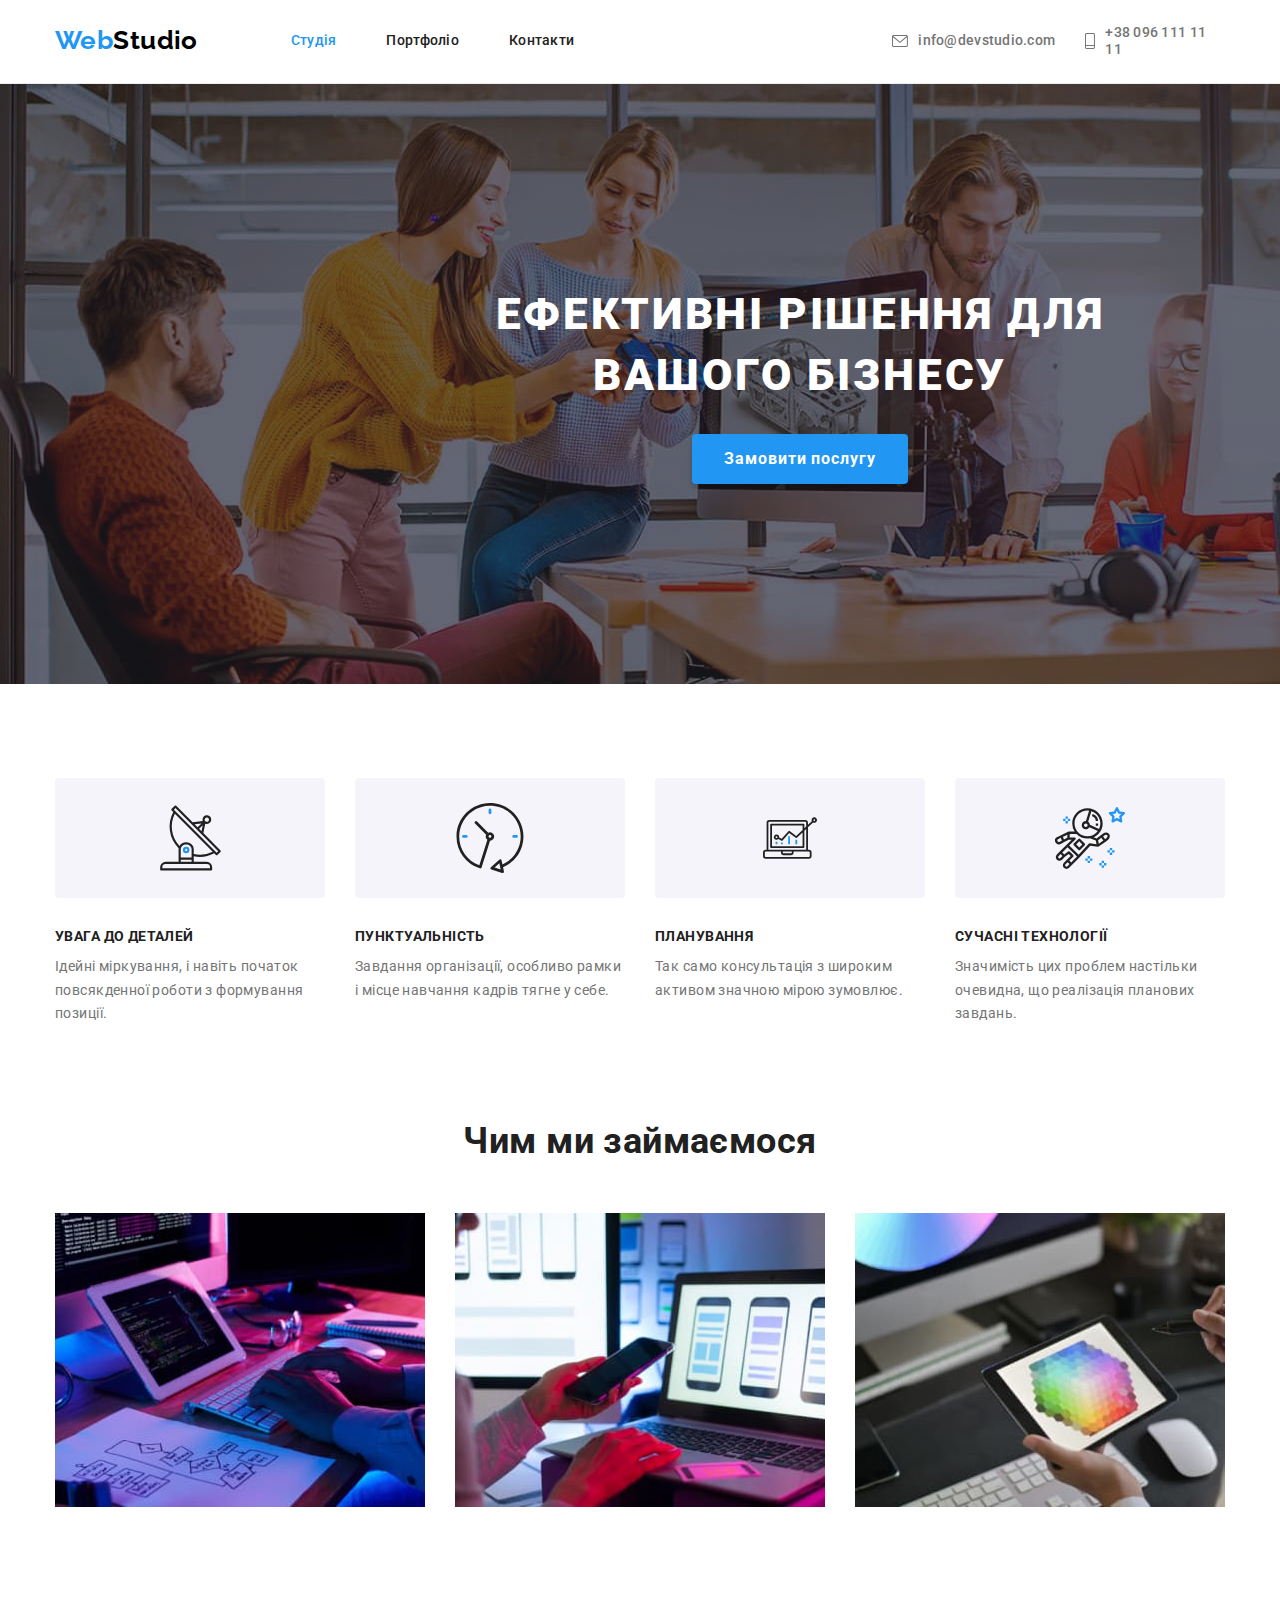
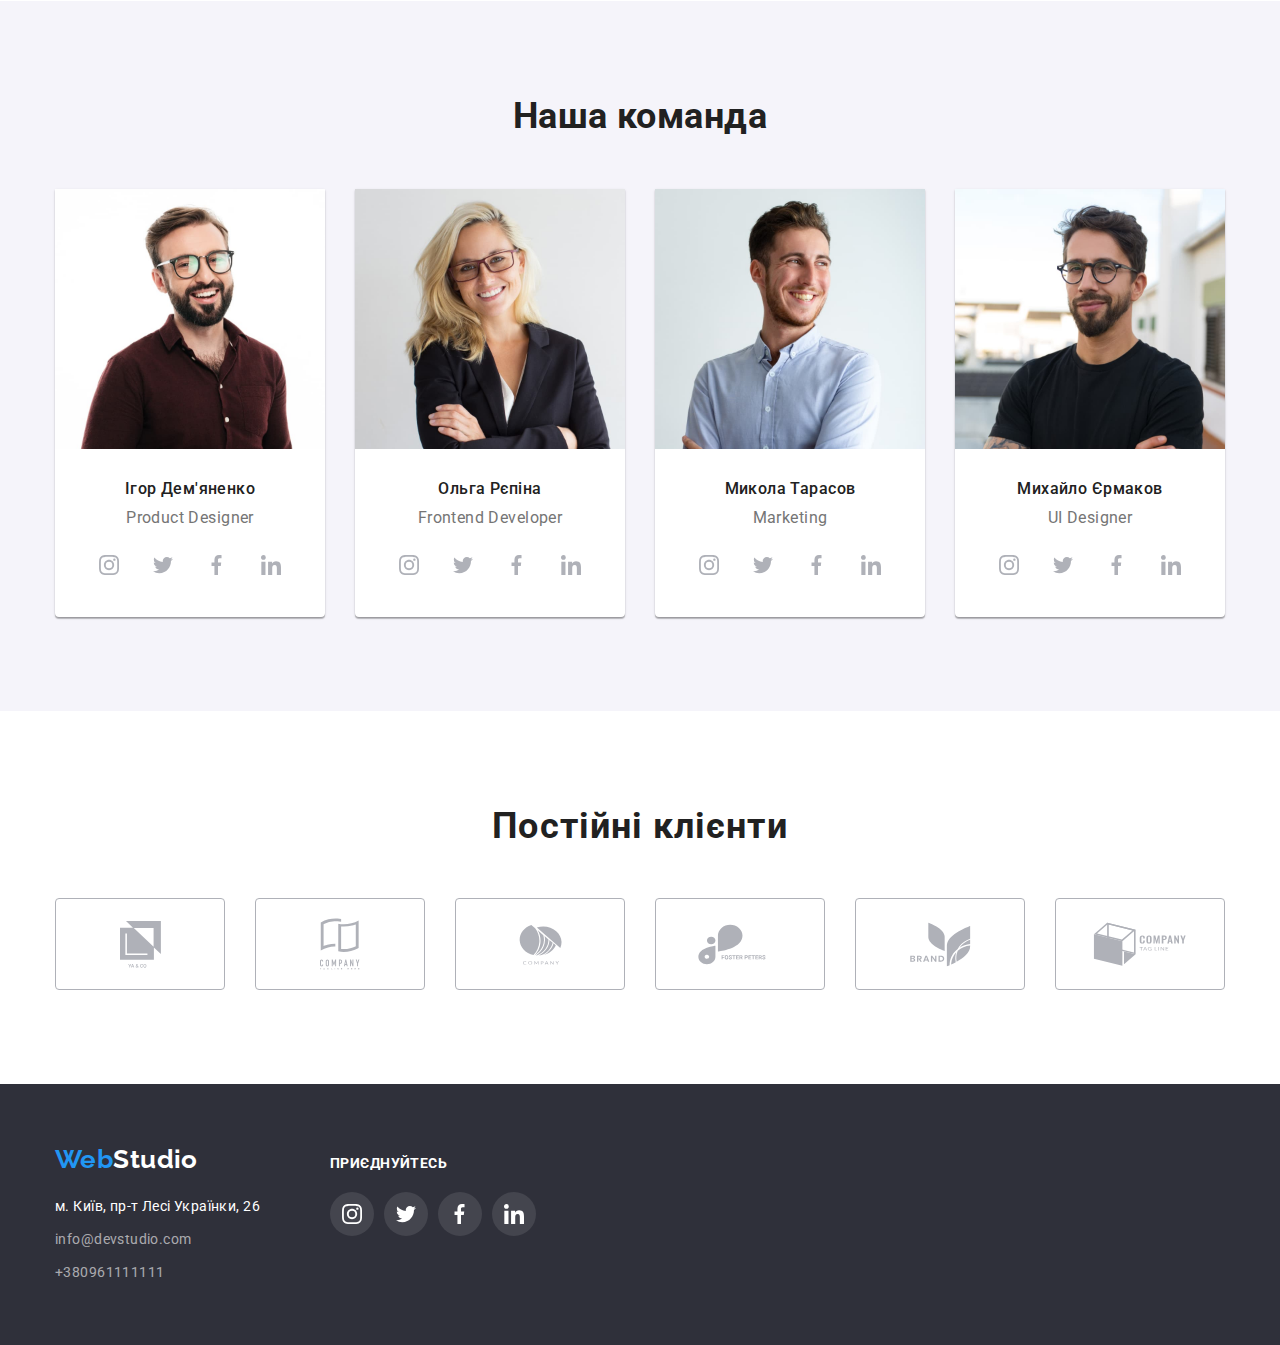
<file: index.html>
<!DOCTYPE html>
<html lang="uk">
  <head>
    <meta charset="UTF-8" />
    <meta http-equiv="X-UA-Compatible" content="IE=edge" />
    <meta name="viewport" content="width=device-width, initial-scale=1.0" />
    <title>DocTraining</title>
    <link rel="preconnect" href="https://fonts.googleapis.com" />
    <link rel="preconnect" href="https://fonts.gstatic.com" crossorigin />
    <link
      href="https://fonts.googleapis.com/css2?family=Raleway:wght@700&family=Roboto:wght@400;500;700;900&display=swap"
      rel="stylesheet"
    />
    <link
      rel="stylesheet"
      href="https://cdnjs.cloudflare.com/ajax/libs/modern-normalize/1.0.0/modern-normalize.min.css"
    />
    <link rel="stylesheet" href="./css/style.css" />
  </head>

  <body>
    <header class="header">
      <div class="container">
        <p class="logo"><span class="logo-web">Web</span>Studio</p>
        <nav class="header-nav">
          <ul class="header-list">
            <li><a class="header-link current" href="./portfolio.html">Студія</a></li>
            <li><a class="header-link" href="./portfolio.html">Портфоліо</a></li>
            <li><a class="header-link" href="">Контакти</a></li>
          </ul>
        </nav>

        <div class="mail-link">
          <a class="mail" href="mailto:info@devstudio.com">
            <svg class="mail-icon" width="16px" height="12px">
              <use href="./images/symbol-defs.svg#mail"></use>
            </svg>
            info@devstudio.com</a
          >
        </div>

        <div class="phone-link">
          <a class="phone" href="tel:+380961111111">
            <svg class="phone-icon" width="10px" height="18px">
              <use href="./images/symbol-defs.svg#phone"></use>
            </svg>
            +38 096 111 11 11</a
          >
        </div>
      </div>
    </header>

    <main>
      <section class="hero">
        <div class="container">
          <h1 class="hero-title">ефективні рішення для вашого бізнесу</h1>
          <button class="hero-button" type="button">Замовити послугу</button>
        </div>
      </section>

      <section class="section">
        <div class="container">
          <h2 class="benefits">наші переваги</h2>
          <ul class="benefits-list">
            <li>
              <div class="benefits-svg">
                <svg width="65" height="70">
                  <use href="./images/symbol-defs.svg#antenna"></use>
                </svg>
              </div>
              <h3 class="benefits-title">УВАГА ДО ДЕТАЛЕЙ</h3>
              <p class="benefits-text">
                Ідейні міркування, і навіть початок повсякденної роботи з формування позиції.
              </p>
            </li>

            <li>
              <div class="benefits-svg">
                <svg width="70" height="70">
                  <use href="./images/symbol-defs.svg#clock"></use>
                </svg>
              </div>
              <h3 class="benefits-title">ПУНКТУАЛЬНІСТЬ</h3>
              <p class="benefits-text">
                Завдання організації, особливо рамки і місце навчання кадрів тягне у себе.
              </p>
            </li>

            <li>
              <div class="benefits-svg">
                <svg width="70" height="54">
                  <use href="./images/symbol-defs.svg#diagram"></use>
                </svg>
              </div>
              <h3 class="benefits-title">ПЛАНУВАННЯ</h3>
              <p class="benefits-text">
                Так само консультація з широким активом значною мірою зумовлює.
              </p>
            </li>

            <li>
              <div class="benefits-svg">
                <svg width="70" height="70">
                  <use href="./images/symbol-defs.svg#astronaut"></use>
                </svg>
              </div>
              <h3 class="benefits-title">СУЧАСНІ ТЕХНОЛОГІЇ</h3>
              <p class="benefits-text">
                Значимість цих проблем настільки очевидна, що реалізація планових завдань.
              </p>
            </li>
          </ul>
        </div>
      </section>

      <section class="our-activities">
        <div class="container">
          <h2 class="our-activities-title">Чим ми займаємося</h2>
          <ul class="our-activities-list">
            <li>
              <img
                class="img"
                src="./images/img.jpg"
                width="370"
                alt="розробник працює за планшетом"
              />
            </li>
            <li>
              <img
                class="img"
                src="./images/img-1.jpg"
                width="370"
                alt="розробник працює за ноутбуком"
              />
            </li>
            <li>
              <img
                class="img"
                src="./images/img-2.jpg"
                width="370"
                alt="розробник працює с кольорами"
              />
            </li>
          </ul>
        </div>
      </section>

      <section class="team section">
        <div class="container">
          <h2 class="team-title">Наша команда</h2>
          <ul class="team-list">
            <li class="team-item">
              <img src="./images/img-3.jpg" width="270" alt="Product Designer Ігор Дем'яненко" />
              <h3 class="team-name">Ігор Дем'яненко</h3>
              <p class="team-speciality">Product Designer</p>
              <div class="social">
                <ul class="social-list">
                  <li class="social-item">
                    <a
                      class="socials-link link"
                      href="htpps://instagram.com"
                      target="blank"
                      rel="noopener noreferrer"
                      aria-label="instagram"
                    >
                      <svg class="icon-svg" width="20" height="20">
                        <use href="./images/symbol-defs.svg#instagram"></use>
                      </svg>
                    </a>
                  </li>
                  <li class="social-item">
                    <a
                      class="socials-link link"
                      href="htpps://twitter.com"
                      target="blank"
                      rel="noopener noreferrer"
                      aria-label="twitter"
                    >
                      <svg class="icon-svg" width="20" height="20">
                        <use href="./images/symbol-defs.svg#twitter"></use>
                      </svg>
                    </a>
                  </li>
                  <li class="social-item">
                    <a
                      class="socials-link link"
                      href="htpps://facebook.com"
                      target="blank"
                      rel="noopener noreferrer"
                      aria-label="facebook"
                    >
                      <svg class="icon-svg" width="20" height="20">
                        <use href="./images/symbol-defs.svg#facebook"></use>
                      </svg>
                    </a>
                  </li>
                  <li class="social-item">
                    <a
                      class="socials-link link"
                      href="htpps://facebook.com"
                      target="blank"
                      rel="noopener noreferrer"
                      aria-label="facebook"
                    >
                      <svg class="icon-svg" width="20" height="20">
                        <use href="./images/symbol-defs.svg#linkedin"></use>
                      </svg>
                    </a>
                  </li>
                </ul>
              </div>
            </li>
            <li class="team-item">
              <img src="./images/img-6.jpg" width="270" alt="Frontend Developer Ольга Рєпіна" />
              <h3 class="team-name">Ольга Рєпіна</h3>
              <p class="team-speciality">Frontend Developer</p>
              <div class="social">
                <ul class="social-list">
                  <li class="social-item">
                    <a
                      class="socials-link link"
                      href="htpps://instagram.com"
                      target="blank"
                      rel="noopener noreferrer"
                      aria-label="instagram"
                    >
                      <svg class="icon-svg" width="20" height="20">
                        <use href="./images/symbol-defs.svg#instagram"></use>
                      </svg>
                    </a>
                  </li>
                  <li class="social-item">
                    <a
                      class="socials-link link"
                      href="htpps://twitter.com"
                      target="blank"
                      rel="noopener noreferrer"
                      aria-label="twitter"
                    >
                      <svg class="icon-svg" width="20" height="20">
                        <use href="./images/symbol-defs.svg#twitter"></use>
                      </svg>
                    </a>
                  </li>
                  <li class="social-item">
                    <a
                      class="socials-link link"
                      href="htpps://facebook.com"
                      target="blank"
                      rel="noopener noreferrer"
                      aria-label="facebook"
                    >
                      <svg class="icon-svg" width="20" height="20">
                        <use href="./images/symbol-defs.svg#facebook"></use>
                      </svg>
                    </a>
                  </li>
                  <li class="social-item">
                    <a
                      class="socials-link link"
                      href="htpps://facebook.com"
                      target="blank"
                      rel="noopener noreferrer"
                      aria-label="facebook"
                    >
                      <svg class="icon-svg" width="20" height="20">
                        <use href="./images/symbol-defs.svg#linkedin"></use>
                      </svg>
                    </a>
                  </li>
                </ul>
              </div>
            </li>
            <li class="team-item">
              <img src="./images/img-4.jpg" width="270" alt="Marketing Микола Тарасов" />
              <h3 class="team-name">Микола Тарасов</h3>
              <p class="team-speciality">Marketing</p>
              <div class="social">
                <ul class="social-list">
                  <li class="social-item">
                    <a
                      class="socials-link link"
                      href="htpps://instagram.com"
                      target="blank"
                      rel="noopener noreferrer"
                      aria-label="instagram"
                    >
                      <svg class="icon-svg" width="20" height="20">
                        <use href="./images/symbol-defs.svg#instagram"></use>
                      </svg>
                    </a>
                  </li>
                  <li class="social-item">
                    <a
                      class="socials-link link"
                      href="htpps://twitter.com"
                      target="blank"
                      rel="noopener noreferrer"
                      aria-label="twitter"
                    >
                      <svg class="icon-svg" width="20" height="20">
                        <use href="./images/symbol-defs.svg#twitter"></use>
                      </svg>
                    </a>
                  </li>
                  <li class="social-item">
                    <a
                      class="socials-link link"
                      href="htpps://facebook.com"
                      target="blank"
                      rel="noopener noreferrer"
                      aria-label="facebook"
                    >
                      <svg class="icon-svg" width="20" height="20">
                        <use href="./images/symbol-defs.svg#facebook"></use>
                      </svg>
                    </a>
                  </li>
                  <li class="social-item">
                    <a
                      class="socials-link link"
                      href="htpps://facebook.com"
                      target="blank"
                      rel="noopener noreferrer"
                      aria-label="facebook"
                    >
                      <svg class="icon-svg" width="20" height="20">
                        <use href="./images/symbol-defs.svg#linkedin"></use>
                      </svg>
                    </a>
                  </li>
                </ul>
              </div>
            </li>
            <li class="team-item">
              <img src="./images/img-5.jpg" width="270" alt="UI Designer Михайло Єрмаков" />
              <h3 class="team-name">Михайло Єрмаков</h3>
              <p class="team-speciality">UI Designer</p>
              <div class="social">
                <ul class="social-list">
                  <li class="social-item">
                    <a
                      class="socials-link link"
                      href="htpps://instagram.com"
                      target="blank"
                      rel="noopener noreferrer"
                      aria-label="instagram"
                    >
                      <svg class="icon-svg" width="20" height="20">
                        <use href="./images/symbol-defs.svg#instagram"></use>
                      </svg>
                    </a>
                  </li>
                  <li class="social-item">
                    <a
                      class="socials-link link"
                      href="htpps://twitter.com"
                      target="blank"
                      rel="noopener noreferrer"
                      aria-label="twitter"
                    >
                      <svg class="icon-svg" width="20" height="20">
                        <use href="./images/symbol-defs.svg#twitter"></use>
                      </svg>
                    </a>
                  </li>
                  <li class="social-item">
                    <a
                      class="socials-link link"
                      href="htpps://facebook.com"
                      target="blank"
                      rel="noopener noreferrer"
                      aria-label="facebook"
                    >
                      <svg class="icon-svg" width="20" height="20">
                        <use href="./images/symbol-defs.svg#facebook"></use>
                      </svg>
                    </a>
                  </li>
                  <li class="social-item">
                    <a
                      class="socials-link link"
                      href="htpps://facebook.com"
                      target="blank"
                      rel="noopener noreferrer"
                      aria-label="facebook"
                    >
                      <svg class="icon-svg" width="20" height="20">
                        <use href="./images/symbol-defs.svg#linkedin"></use>
                      </svg>
                    </a>
                  </li>
                </ul>
              </div>
            </li>
          </ul>
        </div>
      </section>

      <section class="clients section">
        <div class="container">
          <h2 class="clients-tytle">Постійні клієнти</h2>
          <ul class="clients-list">
            <li class="clients-item">
              <a
                class="client-link link"
                href="htpps://ya&co.com"
                target="blank"
                rel="noopener noreferrer"
                aria-label="ya&co"
              >
                <svg class="icon-svg" width="41" height="47">
                  <use href="./images/symbol-defs.svg#client1"></use>
                </svg>
              </a>
            </li>

            <li class="clients-item">
              <a
                class="client-link link"
                href="htpps://company1.com"
                target="blank"
                rel="noopener noreferrer"
                aria-label="company1"
              >
                <svg class="icon-svg" width="40" height="52">
                  <use href="./images/symbol-defs.svg#client2"></use>
                </svg>
              </a>
            </li>

            <li class="clients-item">
              <a
                class="client-link link"
                href="htpps://company.com"
                target="blank"
                rel="noopener noreferrer"
                aria-label="company"
              >
                <svg class="icon-svg" width="43" height="41">
                  <use href="./images/symbol-defs.svg#client3"></use>
                </svg>
              </a>
            </li>

            <li class="clients-item">
              <a
                class="client-link link"
                href="htpps://foster-peters.com"
                target="blank"
                rel="noopener noreferrer"
                aria-label="foster-peters"
              >
                <svg class="icon-svg" width="84" height="41">
                  <use href="./images/symbol-defs.svg#client4"></use>
                </svg>
              </a>
            </li>

            <li class="clients-item">
              <a
                class="client-link link"
                href="htpps://brand.com"
                target="blank"
                rel="noopener noreferrer"
                aria-label="brand"
              >
                <svg class="icon-svg" width="63" height="45">
                  <use href="./images/symbol-defs.svg#client5"></use>
                </svg>
              </a>
            </li>

            <li class="clients-item">
              <a
                class="client-link link"
                href="htpps://tag-line.com"
                target="blank"
                rel="noopener noreferrer"
                aria-label="tag-line"
              >
                <svg class="icon-svg" width="94" height="44">
                  <use href="./images/symbol-defs.svg#client6"></use>
                </svg>
              </a>
            </li>
          </ul>
        </div>
      </section>
    </main>

    <footer class="footer">
      <div class="container">
        <div class="footer-items">
          <div class="contaks">
            <a class="logo link" href="./docpraktic.html"
              ><span class="logo-web">Web</span>Studio
            </a>
            <address>
              <ul class="list">
                <li><a class="footer-adress link" href="">м. Київ, пр-т Лесі Українки, 26</a></li>
                <li>
                  <a class="footer-mail link" href="mailto:info@devstudio.com"
                    >info@devstudio.com</a
                  >
                </li>
                <li><a class="footer-tel link" href="tel:+380961111111">+380961111111</a></li>
              </ul>
            </address>
          </div>
          <div>
            <h2 class="header-socials-link">приєднуйтесь</h2>
            <ul class="socials-list">
              <li class="social-items">
                <a
                  class="socials-link link"
                  href="htpps://instagram.com"
                  target="blank"
                  rel="noopener noreferrer"
                  aria-label="instagram"
                >
                  <svg class="socials-icon-footer" width="20" height="20">
                    <use href="./images/symbol-defs.svg#instagram"></use>
                  </svg>
                </a>
              </li>

              <li class="social-items">
                <a
                  class="socials-link link"
                  href="htpps://twitter.com"
                  target="blank"
                  rel="noopener noreferrer"
                  aria-label="twitter"
                >
                  <svg class="socials-icon-footer" width="20" height="20">
                    <use href="./images/symbol-defs.svg#twitter"></use>
                  </svg>
                </a>
              </li>

              <li class="social-items">
                <a
                  class="socials-link link"
                  href="htpps://facebook.com"
                  target="blank"
                  rel="noopener noreferrer"
                  aria-label="facebook"
                >
                  <svg class="socials-icon-footer" width="20" height="20">
                    <use href="./images/symbol-defs.svg#facebook"></use>
                  </svg>
                </a>
              </li>

              <li class="social-items">
                <a
                  class="socials-link link"
                  href="htpps://linkedin.com"
                  target="_blank"
                  rel="noopener noreferrer"
                  aria-label="linkedin"
                >
                  <svg class="socials-icon-footer" width="20" height="20">
                    <use href="./images/symbol-defs.svg#linkedin"></use>
                  </svg>
                </a>
              </li>
            </ul>
          </div>
        </div>
      </div>
    </footer>
  </body>
</html>
</file>
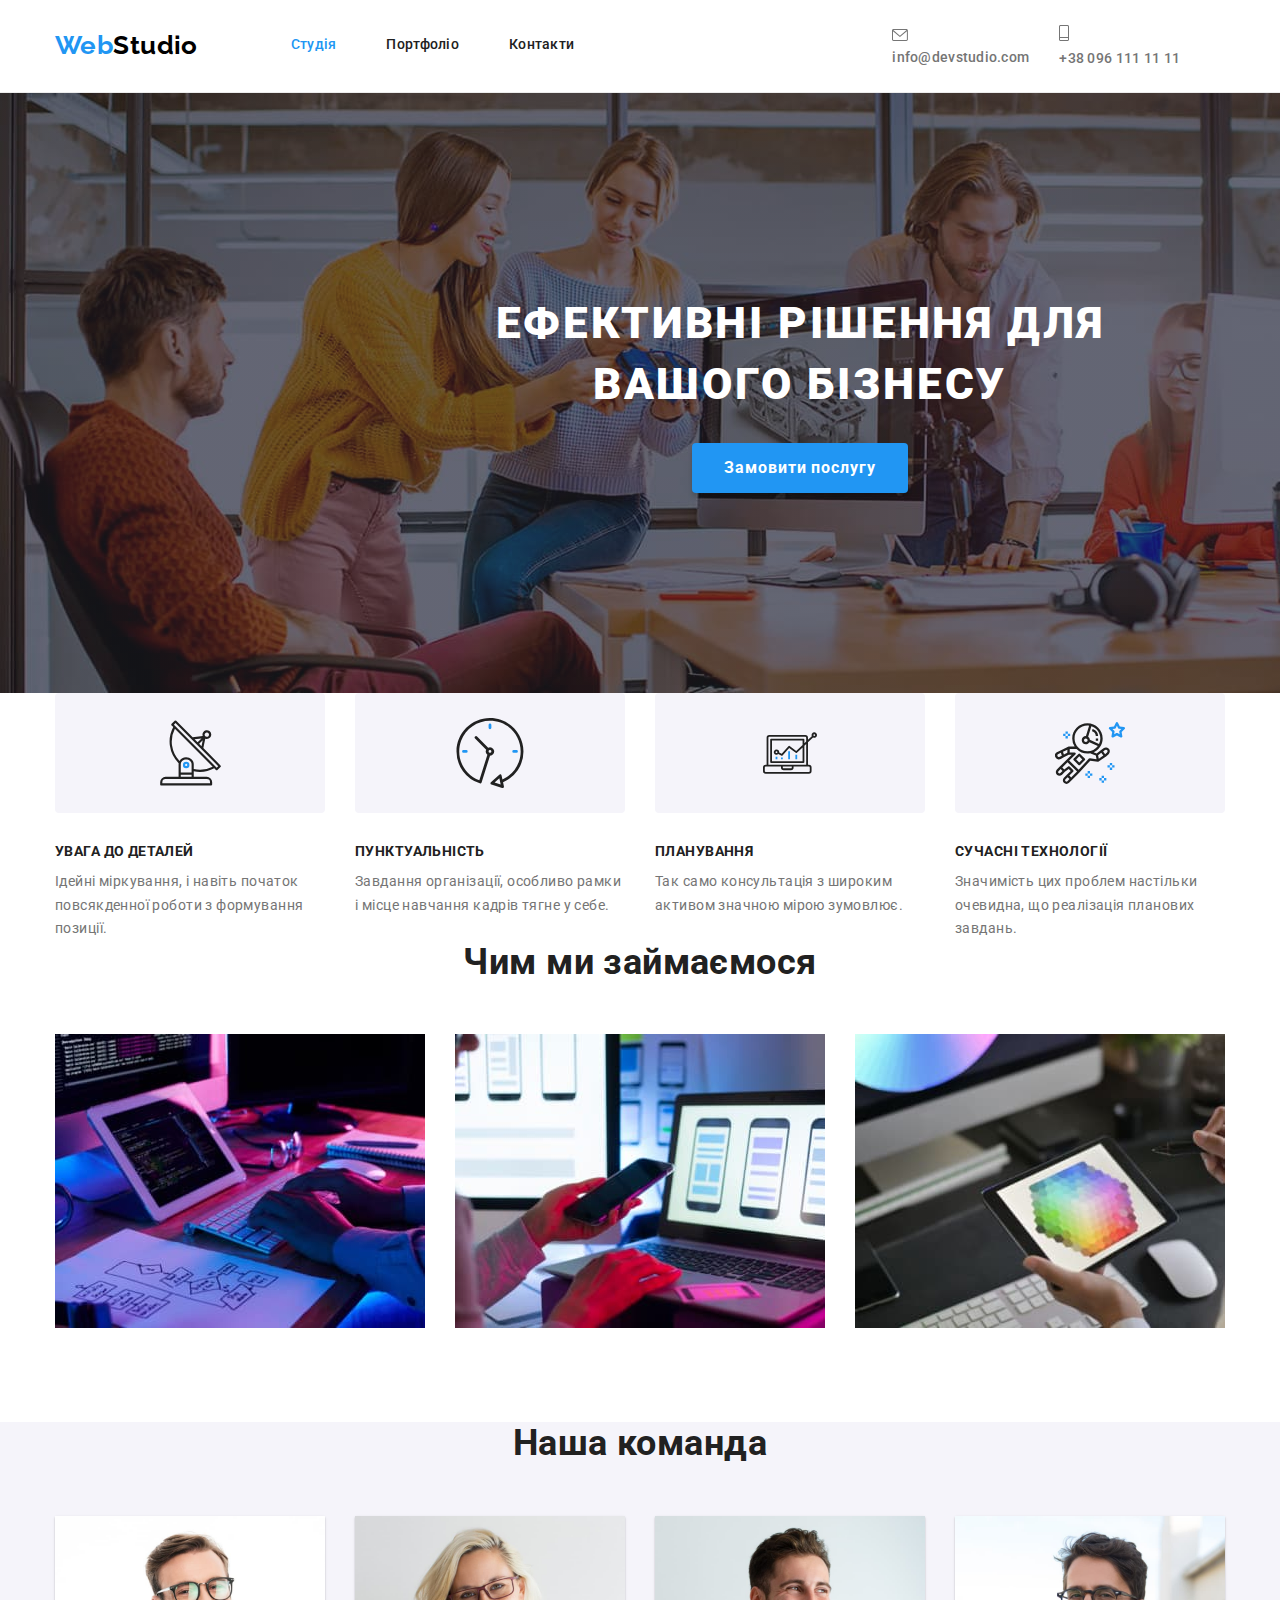
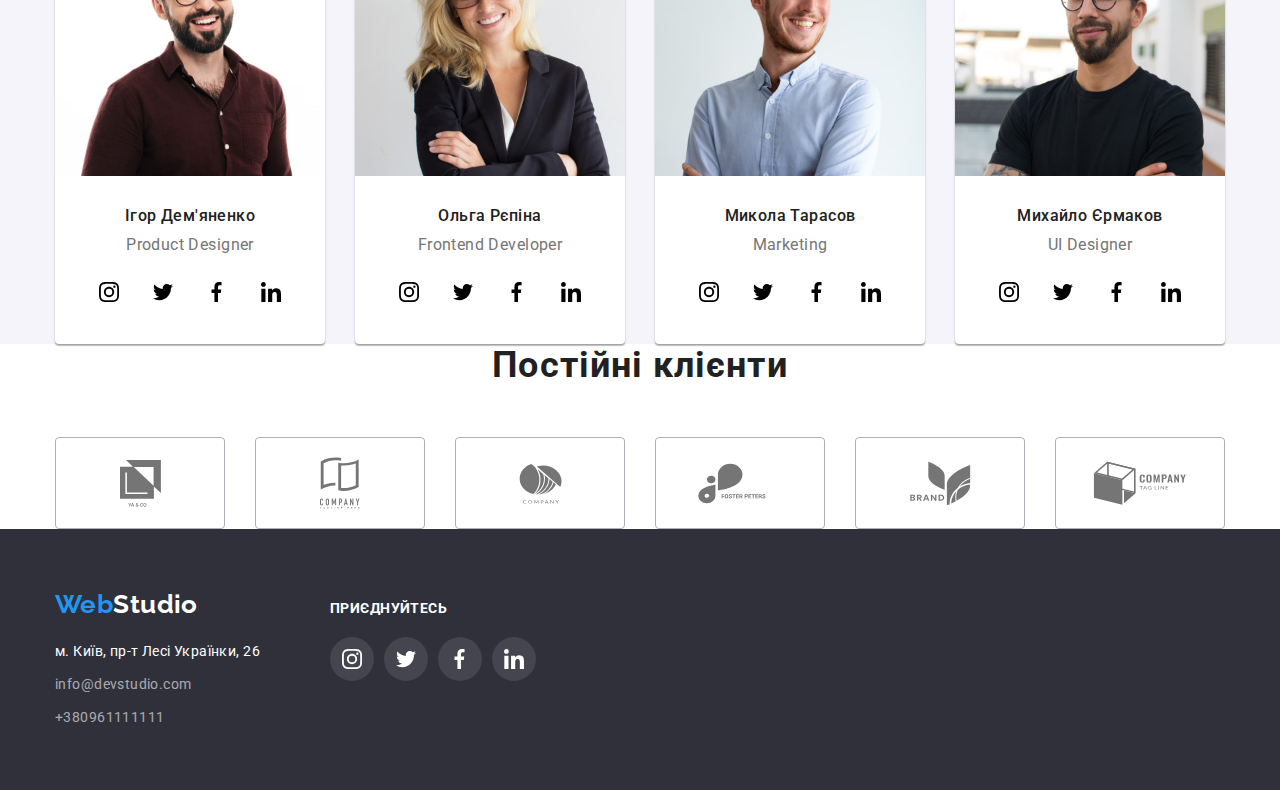
<file: docpraktic.html>
<!DOCTYPE html>
<html lang="uk">
  <head>
    <meta charset="UTF-8" />
    <meta http-equiv="X-UA-Compatible" content="IE=edge" />
    <meta name="viewport" content="width=device-width, initial-scale=1.0" />
    <title>DocTraining</title>
    <link rel="preconnect" href="https://fonts.googleapis.com" />
    <link rel="preconnect" href="https://fonts.gstatic.com" crossorigin />
    <link
      href="https://fonts.googleapis.com/css2?family=Raleway:wght@700&family=Roboto:wght@400;500;700;900&display=swap"
      rel="stylesheet"
    />
    <link
      rel="stylesheet"
      href="https://cdnjs.cloudflare.com/ajax/libs/modern-normalize/1.0.0/modern-normalize.min.css"
    />
    <link rel="stylesheet" href="./css/style.css" />
  </head>

  <body>
    <header class="header">
      <div class="container">
        <p class="logo"><span class="logo-web">Web</span>Studio</p>
        <nav class="header-nav">
          <ul class="header-list">
            <li><a class="header-link current" href="./docpraktic.html">Студія</a></li>
            <li><a class="header-link" href="./portfolio.html">Портфоліо</a></li>
            <li><a class="header-link" href="">Контакти</a></li>
          </ul>
        </nav>
        <div class="mail-link">
          <svg class="mail-icon" width="16px" height="12px">
            <use href="./images/symbol-defs.svg#mail"></use>
          </svg>
          <a class="mail" href="mailto:info@devstudio.com">info@devstudio.com</a>
        </div>

        <div class="phone-link">
          <svg class="phone-icon" width="10px" height="18px">
            <use href="./images/symbol-defs.svg#phone"></use>
          </svg>
          <a class="phone" href="tel:+380961111111">+38 096 111 11 11</a>
        </div>
      </div>
    </header>

    <main>
      <section class="hero">
        <div class="container">
          <h1 class="hero-title">ефективні рішення для вашого бізнесу</h1>
          <button class="hero-button" type="button">Замовити послугу</button>
        </div>
      </section>

      <section>
        <div class="container">
          <h2 class="benefits">наші переваги</h2>
          <ul class="benefits-list">
            <li>
              <div class="benefits-svg">
                <svg width="65" height="70">
                  <use href="./images/symbol-defs.svg#antenna"></use>
                </svg>
              </div>
              <h3 class="benefits-title">УВАГА ДО ДЕТАЛЕЙ</h3>
              <p class="benefits-text">
                Ідейні міркування, і навіть початок повсякденної роботи з формування позиції.
              </p>
            </li>

            <li>
              <div class="benefits-svg">
                <svg width="70" height="70">
                  <use href="./images/symbol-defs.svg#clock"></use>
                </svg>
              </div>
              <h3 class="benefits-title">ПУНКТУАЛЬНІСТЬ</h3>
              <p class="benefits-text">
                Завдання організації, особливо рамки і місце навчання кадрів тягне у себе.
              </p>
            </li>

            <li>
              <div class="benefits-svg">
                <svg width="70" height="54">
                  <use href="./images/symbol-defs.svg#diagram"></use>
                </svg>
              </div>
              <h3 class="benefits-title">ПЛАНУВАННЯ</h3>
              <p class="benefits-text">
                Так само консультація з широким активом значною мірою зумовлює.
              </p>
            </li>

            <li>
              <div class="benefits-svg">
                <svg width="70" height="70">
                  <use href="./images/symbol-defs.svg#astronaut"></use>
                </svg>
              </div>
              <h3 class="benefits-title">СУЧАСНІ ТЕХНОЛОГІЇ</h3>
              <p class="benefits-text">
                Значимість цих проблем настільки очевидна, що реалізація планових завдань.
              </p>
            </li>
          </ul>
        </div>
      </section>

      <section class="our-activities">
        <div class="container">
          <h2 class="our-activities-title">Чим ми займаємося</h2>
          <ul class="our-activities-list">
            <li>
              <img
                class="img"
                src="./images/img.jpg"
                width="370"
                alt="розробник працює за планшетом"
              />
            </li>
            <li>
              <img
                class="img"
                src="./images/img-1.jpg"
                width="370"
                alt="розробник працює за ноутбуком"
              />
            </li>
            <li>
              <img
                class="img"
                src="./images/img-2.jpg"
                width="370"
                alt="розробник працює с кольорами"
              />
            </li>
          </ul>
        </div>
      </section>

      <section class="team">
        <div class="container">
          <h2 class="team-title">Наша команда</h2>
          <ul class="team-list">
            <li class="team-item">
              <img src="./images/img-3.jpg" width="270" alt="Product Designer Ігор Дем'яненко" />
              <h3 class="team-name">Ігор Дем'яненко</h3>
              <p class="team-speciality">Product Designer</p>
              <div class="social">
                <ul class="social-list">
                  <li class="social-item">
                    <a
                      class="socials-link link"
                      href="htpps://instagram.com"
                      target="blank"
                      rel="noopener noreferrer"
                      aria-label="instagram"
                    >
                      <svg width="20px" height="20px">
                        <use href="./images/symbol-defs.svg#instagram"></use>
                      </svg>
                    </a>
                  </li>
                  <li class="social-item">
                    <a
                      class="socials-link link"
                      href="htpps://twitter.com"
                      target="blank"
                      rel="noopener noreferrer"
                      aria-label="twitter"
                    >
                      <svg width="20px" height="20px">
                        <use href="./images/symbol-defs.svg#twitter"></use>
                      </svg>
                    </a>
                  </li>
                  <li class="social-item">
                    <a
                      class="socials-link link"
                      href="htpps://facebook.com"
                      target="blank"
                      rel="noopener noreferrer"
                      aria-label="facebook"
                    >
                      <svg width="20px" height="20px">
                        <use href="./images/symbol-defs.svg#facebook"></use>
                      </svg>
                    </a>
                  </li>
                  <li class="social-item">
                    <a
                      class="socials-link link"
                      href="htpps://facebook.com"
                      target="blank"
                      rel="noopener noreferrer"
                      aria-label="facebook"
                    >
                      <svg width="20px" height="20px">
                        <use href="./images/symbol-defs.svg#linkedin"></use>
                      </svg>
                    </a>
                  </li>
                </ul>
              </div>
            </li>
            <li class="team-item">
              <img src="./images/img-6.jpg" width="270" alt="Frontend Developer Ольга Рєпіна" />
              <h3 class="team-name">Ольга Рєпіна</h3>
              <p class="team-speciality">Frontend Developer</p>
              <div class="social">
                <ul class="social-list">
                  <li class="social-item">
                    <a
                      class="socials-link link"
                      href="htpps://instagram.com"
                      target="blank"
                      rel="noopener noreferrer"
                      aria-label="instagram"
                    >
                      <svg width="20px" height="20px">
                        <use href="./images/symbol-defs.svg#instagram"></use>
                      </svg>
                    </a>
                  </li>
                  <li class="social-item">
                    <a
                      class="socials-link link"
                      href="htpps://twitter.com"
                      target="blank"
                      rel="noopener noreferrer"
                      aria-label="twitter"
                    >
                      <svg width="20px" height="20px">
                        <use href="./images/symbol-defs.svg#twitter"></use>
                      </svg>
                    </a>
                  </li>
                  <li class="social-item">
                    <a
                      class="socials-link link"
                      href="htpps://facebook.com"
                      target="blank"
                      rel="noopener noreferrer"
                      aria-label="facebook"
                    >
                      <svg width="20px" height="20px">
                        <use href="./images/symbol-defs.svg#facebook"></use>
                      </svg>
                    </a>
                  </li>
                  <li class="social-item">
                    <a
                      class="socials-link link"
                      href="htpps://facebook.com"
                      target="blank"
                      rel="noopener noreferrer"
                      aria-label="facebook"
                    >
                      <svg width="20px" height="20px">
                        <use href="./images/symbol-defs.svg#linkedin"></use>
                      </svg>
                    </a>
                  </li>
                </ul>
              </div>
            </li>
            <li class="team-item">
              <img src="./images/img-4.jpg" width="270" alt="Marketing Микола Тарасов" />
              <h3 class="team-name">Микола Тарасов</h3>
              <p class="team-speciality">Marketing</p>
              <div class="social">
                <ul class="social-list">
                  <li class="social-item">
                    <a
                      class="socials-link link"
                      href="htpps://instagram.com"
                      target="blank"
                      rel="noopener noreferrer"
                      aria-label="instagram"
                    >
                      <svg width="20px" height="20px">
                        <use href="./images/symbol-defs.svg#instagram"></use>
                      </svg>
                    </a>
                  </li>
                  <li class="social-item">
                    <a
                      class="socials-link link"
                      href="htpps://twitter.com"
                      target="blank"
                      rel="noopener noreferrer"
                      aria-label="twitter"
                    >
                      <svg width="20px" height="20px">
                        <use href="./images/symbol-defs.svg#twitter"></use>
                      </svg>
                    </a>
                  </li>
                  <li class="social-item">
                    <a
                      class="socials-link link"
                      href="htpps://facebook.com"
                      target="blank"
                      rel="noopener noreferrer"
                      aria-label="facebook"
                    >
                      <svg width="20px" height="20px">
                        <use href="./images/symbol-defs.svg#facebook"></use>
                      </svg>
                    </a>
                  </li>
                  <li class="social-item">
                    <a
                      class="socials-link link"
                      href="htpps://facebook.com"
                      target="blank"
                      rel="noopener noreferrer"
                      aria-label="facebook"
                    >
                      <svg width="20px" height="20px">
                        <use href="./images/symbol-defs.svg#linkedin"></use>
                      </svg>
                    </a>
                  </li>
                </ul>
              </div>
            </li>
            <li class="team-item">
              <img src="./images/img-5.jpg" width="270" alt="UI Designer Михайло Єрмаков" />
              <h3 class="team-name">Михайло Єрмаков</h3>
              <p class="team-speciality">UI Designer</p>
              <div class="social">
                <ul class="social-list">
                  <li class="social-item">
                    <a
                      class="socials-link link"
                      href="htpps://instagram.com"
                      target="blank"
                      rel="noopener noreferrer"
                      aria-label="instagram"
                    >
                      <svg width="20px" height="20px">
                        <use href="./images/symbol-defs.svg#instagram"></use>
                      </svg>
                    </a>
                  </li>
                  <li class="social-item">
                    <a
                      class="socials-link link"
                      href="htpps://twitter.com"
                      target="blank"
                      rel="noopener noreferrer"
                      aria-label="twitter"
                    >
                      <svg width="20px" height="20px">
                        <use href="./images/symbol-defs.svg#twitter"></use>
                      </svg>
                    </a>
                  </li>
                  <li class="social-item">
                    <a
                      class="socials-link link"
                      href="htpps://facebook.com"
                      target="blank"
                      rel="noopener noreferrer"
                      aria-label="facebook"
                    >
                      <svg width="20px" height="20px">
                        <use href="./images/symbol-defs.svg#facebook"></use>
                      </svg>
                    </a>
                  </li>
                  <li class="social-item">
                    <a
                      class="socials-link link"
                      href="htpps://facebook.com"
                      target="blank"
                      rel="noopener noreferrer"
                      aria-label="facebook"
                    >
                      <svg width="20px" height="20px">
                        <use href="./images/symbol-defs.svg#linkedin"></use>
                      </svg>
                    </a>
                  </li>
                </ul>
              </div>
            </li>
          </ul>
        </div>
      </section>

      <section class="clients">
        <div class="container">
          <h2 class="clients-tytle">Постійні клієнти</h2>
          <ul class="clients-list">
            <li class="clients-item">
              <a
                class="client-link link"
                href="htpps://ya&co.com"
                target="blank"
                rel="noopener noreferrer"
                aria-label="ya&co"
              >
                <svg width="41" height="47">
                  <use href="./images/symbol-defs.svg#client1"></use>
                </svg>
              </a>
            </li>

            <li class="clients-item">
              <a
                class="client-link link"
                href="htpps://company1.com"
                target="blank"
                rel="noopener noreferrer"
                aria-label="company1"
              >
                <svg width="40" height="52">
                  <use href="./images/symbol-defs.svg#client2"></use>
                </svg>
              </a>
            </li>

            <li class="clients-item">
              <a
                class="client-link link"
                href="htpps://company.com"
                target="blank"
                rel="noopener noreferrer"
                aria-label="company"
              >
                <svg width="43" height="41">
                  <use href="./images/symbol-defs.svg#client3"></use>
                </svg>
              </a>
            </li>

            <li class="clients-item">
              <a
                class="client-link link"
                href="htpps://foster-peters.com"
                target="blank"
                rel="noopener noreferrer"
                aria-label="foster-peters"
              >
                <svg width="84" height="41">
                  <use href="./images/symbol-defs.svg#client4"></use>
                </svg>
              </a>
            </li>

            <li class="clients-item">
              <a
                class="client-link link"
                href="htpps://brand.com"
                target="blank"
                rel="noopener noreferrer"
                aria-label="brand"
              >
                <svg width="63" height="45">
                  <use href="./images/symbol-defs.svg#client5"></use>
                </svg>
              </a>
            </li>

            <li class="clients-item">
              <a
                class="client-link link"
                href="htpps://tag-line.com"
                target="blank"
                rel="noopener noreferrer"
                aria-label="tag-line"
              >
                <svg width="94" height="44">
                  <use href="./images/symbol-defs.svg#client6"></use>
                </svg>
              </a>
            </li>
          </ul>
        </div>
      </section>
    </main>

    <footer class="footer">
      <div class="container">
        <div class="footer-items">
          <div class="contaks">
            <a class="logo link" href="./docpraktic.html"
              ><span class="logo-web">Web</span>Studio
            </a>
            <address>
              <ul class="list">
                <li><a class="footer-adress link" href="">м. Київ, пр-т Лесі Українки, 26</a></li>
                <li>
                  <a class="footer-mail link" href="mailto:info@devstudio.com"
                    >info@devstudio.com</a
                  >
                </li>
                <li><a class="footer-tel link" href="tel:+380961111111">+380961111111</a></li>
              </ul>
            </address>
          </div>
          <div>
            <h2 class="header-socials-link">приєднуйтесь</h2>
            <ul class="socials-list">
              <li class="social-items">
                <a
                  class="socials-link link"
                  href="htpps://instagram.com"
                  target="blank"
                  rel="noopener noreferrer"
                  aria-label="instagram"
                >
                  <svg class="socials-icon-footer" width="20" height="20">
                    <use href="./images/symbol-defs.svg#instagram"></use>
                  </svg>
                </a>
              </li>

              <li class="social-items">
                <a
                  class="socials-link link"
                  href="htpps://twitter.com"
                  target="blank"
                  rel="noopener noreferrer"
                  aria-label="twitter"
                >
                  <svg class="socials-icon-footer" width="20" height="20">
                    <use href="./images/symbol-defs.svg#twitter"></use>
                  </svg>
                </a>
              </li>

              <li class="social-items">
                <a
                  class="socials-link link"
                  href="htpps://facebook.com"
                  target="blank"
                  rel="noopener noreferrer"
                  aria-label="facebook"
                >
                  <svg class="socials-icon-footer" width="20" height="20">
                    <use href="./images/symbol-defs.svg#facebook"></use>
                  </svg>
                </a>
              </li>

              <li class="social-items">
                <a
                  class="socials-link link"
                  href="htpps://linkedin.com"
                  target="_blank"
                  rel="noopener noreferrer"
                  aria-label="linkedin"
                >
                  <svg class="socials-icon-footer" width="20" height="20">
                    <use href="./images/symbol-defs.svg#linkedin"></use>
                  </svg>
                </a>
              </li>
            </ul>
          </div>
        </div>
      </div>
    </footer>
  </body>
</html>
</file>
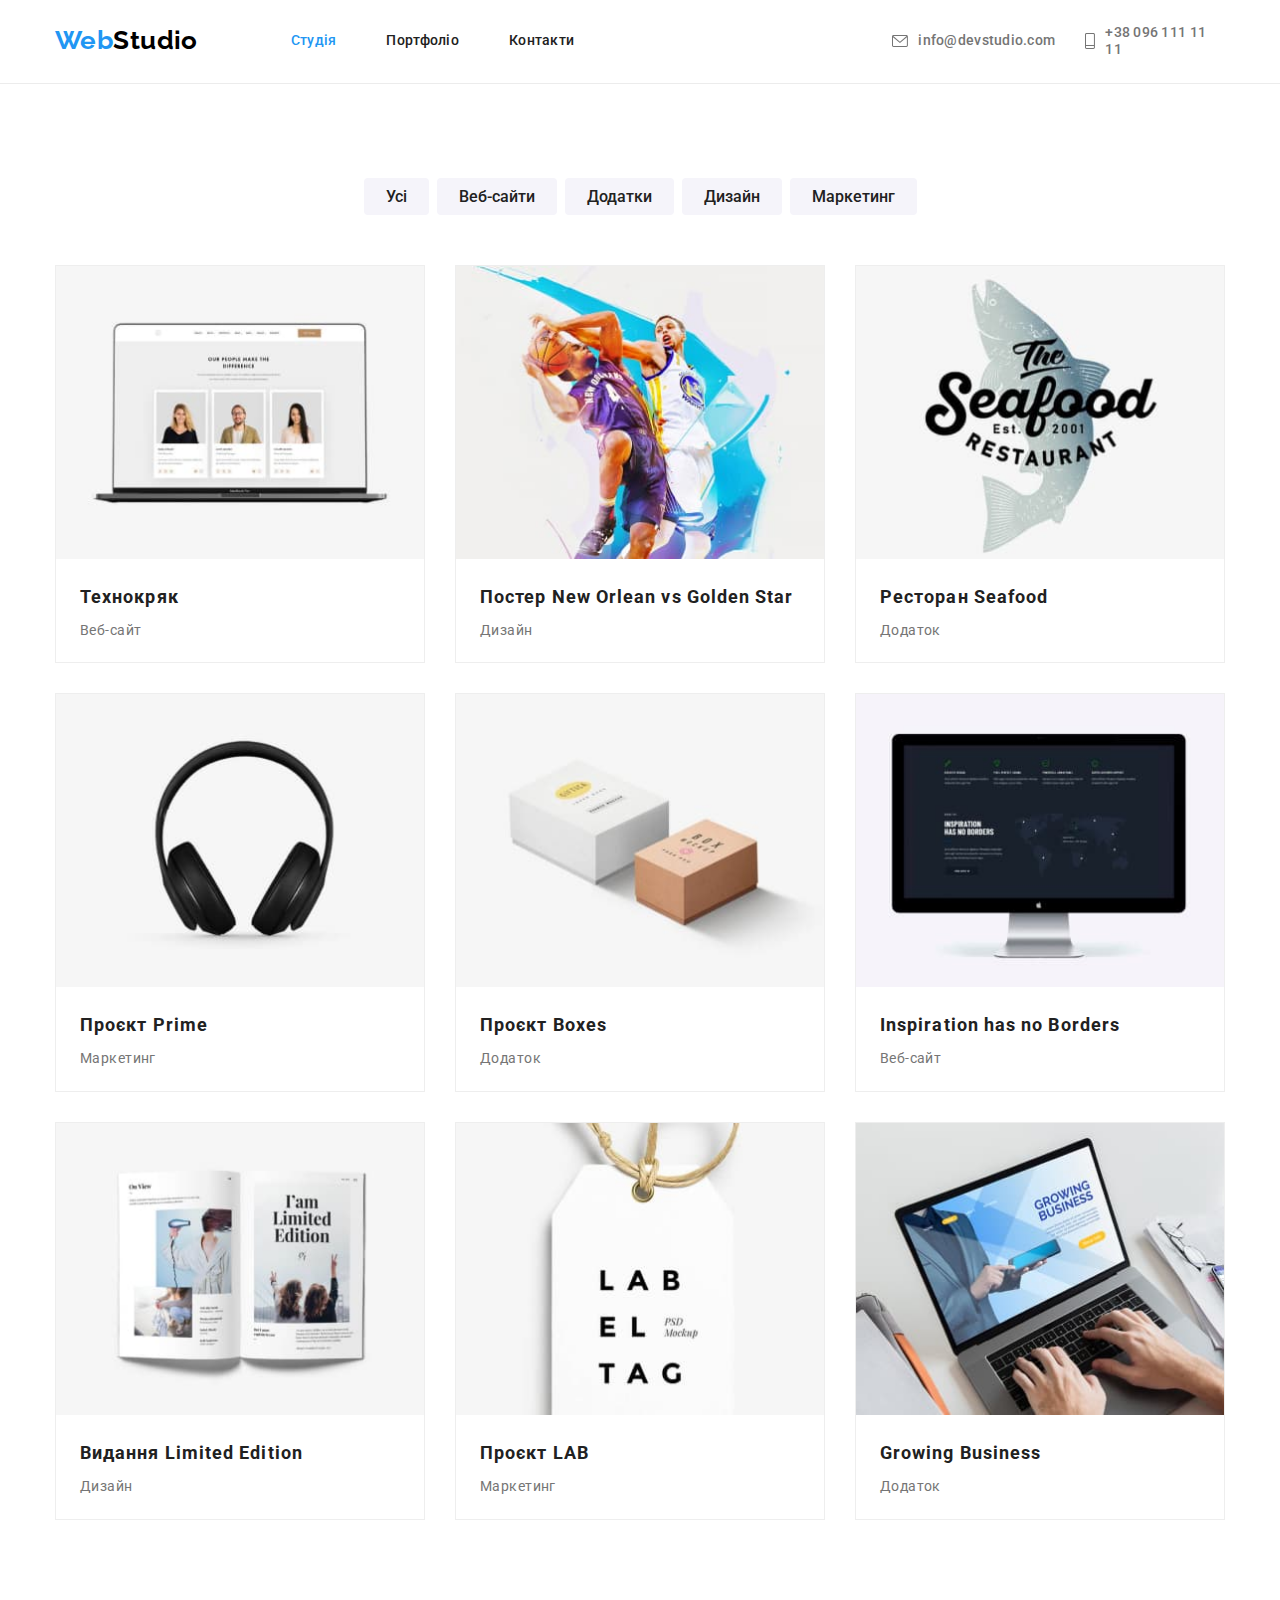
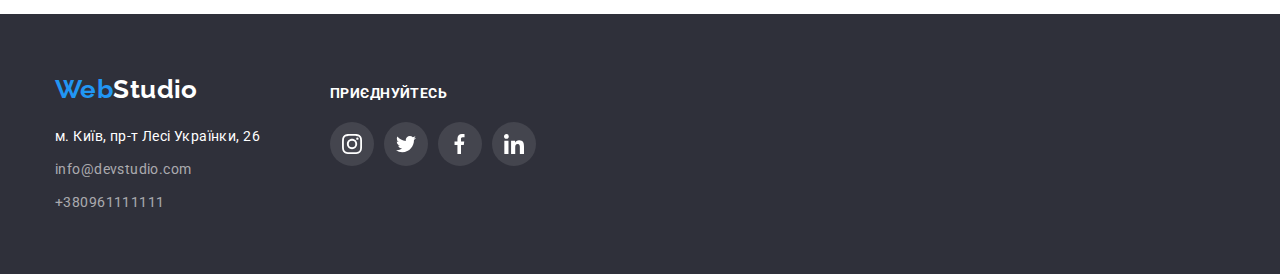
<file: portfolio.html>
<!DOCTYPE html>
<html lang="uk">
  <head>
    <meta charset="UTF-8" />
    <meta http-equiv="X-UA-Compatible" content="IE=edge" />
    <meta name="viewport" content="width=device-width, initial-scale=1.0" />
    <title>TrainingPortfolio</title>
    <link rel="preconnect" href="https://fonts.googleapis.com">
    <link rel="preconnect" href="https://fonts.gstatic.com" crossorigin>
    <link href="https://fonts.googleapis.com/css2?family=Raleway:wght@700&family=Roboto:wght@400;500;700;900&display=swap" rel="stylesheet">
     <link rel="stylesheet" href="https://cdnjs.cloudflare.com/ajax/libs/modern-normalize/1.0.0/modern-normalize.min.css">
    <link rel="stylesheet" href="./css/style.css">
  </head>
  
  <body>
    <header class="header">
      <div class="container">
        <p class="logo"><span class="logo-web">Web</span>Studio</p>
        <nav class="header-nav">
          <ul class="header-list">
            <li><a class="header-link current" href="./index.html">Студія</a></li>
            <li><a class="header-link" href="./portfolio.html">Портфоліо</a></li>
            <li><a class="header-link" href="">Контакти</a></li>
          </ul>
        </nav>

        <div class="mail-link">
          <a class="mail" href="mailto:info@devstudio.com">
            <svg class="mail-icon" width="16px" height="12px">
              <use href="./images/symbol-defs.svg#mail"></use>
            </svg>
            info@devstudio.com</a
          >
        </div>

        <div class="phone-link">
          <a class="phone" href="tel:+380961111111">
            <svg class="phone-icon" width="10px" height="18px">
              <use href="./images/symbol-defs.svg#phone"></use>
            </svg>
            +38 096 111 11 11</a
          >
        </div>
      </div>
    </header>

    <main class="works">
      <section class="section">
        <div class="container">         
          <h1 class="works-title">наші роботи</h1>
          <ul class="works-filters">
            <li><button class="works-item" type="button">Усі</button></li>
            <li><button class="works-item" type="button">Веб-сайти</button></li>
            <li><button class="works-item" type="button">Додатки</button></li>
            <li><button class="works-item" type="button">Дизайн</button></li>
            <li><button class="works-item" type="button">Маркетинг</button></li>
          </ul>

          <ul class="works-list">
            <li>
              <img class="works-img" src="./images/img-7.jpg" width="370" alt="відкритий ноутбук"></img>
              <div>
                <h2 class="works-list-title">Технокряк</h2>
                <p class="works-list-text">Веб-сайт</p>
              </div>

            </li>
            <li>
              <img class="works-img" src="./images/img-8.jpg" width="370" alt="гра в баскетбол"></img>
              <div>
                <h2 class="works-list-title">Постер New Orlean vs Golden Star</h2>
                <p class="works-list-text">Дизайн</p>
              </div>
  
            </li>
            <li>
              <img class="works-img" src="./images/img-9.jpg" width="370" alt="лого ресторану"></img>
              <div>
                <h2 class="works-list-title">Ресторан Seafood</h2>
                <p class="works-list-text">Додаток</p>
              </div>

            </li>
            <li>
              <img class="works-img" src="./images/img-10.jpg" width="370" alt="навушники"></img>
              <div>
                 <h2 class="works-list-title">Проєкт Prime</h2>
                  <p class="works-list-text">Маркетинг</p>
              </div>
            </li>
            <li>
              <img class="works-img" src="./images/img-11.jpg" width="370" alt="гарна упаковка"></img>
              <div>
                <h2 class="works-list-title">Проєкт Boxes</h2>
                <p class="works-list-text">Додаток</p>
              </div>

            </li>
            <li>
              <img class="works-img" src="./images/img-12.jpg" width="370" alt="монитор компа"></img>
              <div>
                <h2 class="works-list-title">Inspiration has no Borders</h2>
                <p class="works-list-text">Веб-сайт</p>
              </div>

            </li>
            <li>
              <img class="works-img" src="./images/img-13.jpg" width="370" alt="розгонута книга"></img>
              <div>
                <h2 class="works-list-title">Видання Limited Edition</h2>
                <p class="works-list-text">Дизайн</p>
              </div>

            </li>
            <li>
              <img class="works-img" src="./images/img-14.jpg" width="370" alt="розробник набирає текст на ноутбуке"></img>
              <div>
                <h2 class="works-list-title">Проєкт LAB</h2>
                <p class="works-list-text">Маркетинг</p>
              </div>

            </li>
            <li>
              <img class="works-img" src="./images/img-15.jpg" width="370" alt=""></img>
              <div>
                <h2 class="works-list-title">Growing Business </h2>
                <p class="works-list-text">Додаток</p>
              </div>

            </li>
          </ul>
        </div>
      </section>
    </main>

    <footer class="footer">
      <div class="container">
        <div class="footer-items">
          <div class="contaks">
            <a class="logo link" href="./portfolio.html"><span class="logo-web">Web</span>Studio </a>
            <address>
              <ul class="list">
                <li><a class="footer-adress link" href="">м. Київ, пр-т Лесі Українки, 26</a></li>
                <li>
                  <a class="footer-mail link" href="mailto:info@devstudio.com">info@devstudio.com</a>
                </li>
                <li><a class="footer-tel link" href="tel:+380961111111">+380961111111</a></li>
              </ul>
            </address>
          </div>
          <div>
            <h2 class="header-socials-link">приєднуйтесь</h2>
            <ul class="socials-list">
              <li class="social-items">
                <a
                  class="socials-link link"
                  href="htpps://instagram.com"
                  target="_blank"
                  rel="noopener noreferrer"
                  aria-label="instagram"
                >
                  <svg class="socials-icon-footer" width="20" height="20">
                    <use href="./images/symbol-defs.svg#instagram"></use>
                  </svg>
                </a>
              </li>

              <li class="social-items">
                <a
                  class="socials-link link"
                  href="htpps://twitter.com"
                  target="_blank"
                  rel="noopener noreferrer"
                  aria-label="twitter"
                >
                  <svg class="socials-icon-footer" width="20" height="20">
                    <use href="./images/symbol-defs.svg#twitter"></use>
                  </svg>
                </a>
              </li>

              <li class="social-items">
                <a
                  class="socials-link link"
                  href="htpps://facebook.com"
                  target="_blank"
                  rel="noopener noreferrer"
                  aria-label="facebook"
                >
                  <svg class="socials-icon-footer" width="20" height="20">
                    <use href="./images/symbol-defs.svg#facebook"></use>
                  </svg>
                </a>
              </li>

              <li class="social-items">
                <a
                  class="socials-link link"
                  href="htpps://linkedin.com"
                  target="_blank"
                  rel="noopener noreferrer"
                  aria-label="linkedin"
                >
                  <svg class="socials-icon-footer" width="20" height="20">
                    <use href="./images/symbol-defs.svg#linkedin"></use>
                  </svg>
                </a>
              </li>

            </ul>
          </div>
      </div>
    </footer>
  </body>
</html>
</file>
<file: css/style.css>
:root {
  --prime-text: 'Roboto', sans-serif;
  --secondary-text: 'Raleway', sans-serif;
  --main-color: #757575;
  --color-one: rgba(255, 255, 255, 0.6);
  --color-two: #212121;
  --color-three: #2196f3;
  --color-four: #f5f4fa;
  --color-fill-social-link: #afb1b8;
  --color-footer-soc-bg: rgba(255, 255, 255, 0.1);
  --background-main: #ffffff;
  --background-black: #2f303a;
  --img-overlay: rgba(47, 48, 58, 0.4);
  --color-fill-icon-clients: #afb1b8;
  --border-color-work-list: #eeeeee;
}

body {
  font-family: var(--prime-text);
  font-style: normal;
  font-weight: 400;
  font-size: 14px;
  line-height: 1.7;
  letter-spacing: 0.03em;
}

body ul {
  list-style: none;
}

h1,
h2,
h3,
h4,
h5,
h6,
p,
ul,
a {
  margin-top: 0;
  margin-bottom: 0;
  text-decoration: none;
}

img {
  display: block;
  max-width: 100%;
  height: auto;
}

.container {
  max-width: 1200px;
  padding-left: 15px;
  padding-right: 15px;
  margin-left: auto;
  margin-right: auto;
  /* outline: 1px solid red; */
}

.header {
  padding-top: 24px;
  padding-bottom: 25px;
  border-bottom: 1px solid #ececec;
}

.header .container {
  display: flex;
  align-items: center;
}

.header-list {
  display: flex;
  padding-left: 0;
  margin-left: 93px;
}

.header-list li {
  margin-left: 50px;
}

.header-list li:first-child {
  margin-left: 0;
}

.container .logo {
  font-family: var(--secondary-text);
  font-style: normal;
  font-weight: 700;
  font-size: 26px;
  line-height: 1.2;
}

.logo .logo-web {
  color: var(--color-three);
  margin-bottom: 25px;
}

.header-link {
  font-weight: 500;
  line-height: 1.2px;
  letter-spacing: 0.02em;
  color: var(--color-two);
}

.header-list .current {
  color: var(--color-three);
}

.header-list :hover,
.header-list :focus {
  color: var(--color-three);
}

.mail,
.phone {
  font-weight: 500;
  line-height: 1.2;
  letter-spacing: 0.02em;
  color: var(--main-color);
}

.mail-link {
  margin-left: 318px;
  fill: var(--main-color);
}

.phone-link {
  margin-left: 30px;
  fill: var(--main-color);
}

.mail:hover,
.mail:focus,
.phone:hover,
.phone:focus {
  fill: var(--color-three);
  color: var(--color-three);
}

.mail {
  display: flex;
  align-items: center;
}
.phone {
  display: flex;
  align-items: center;
}

.mail-icon {
  margin-right: 10px;
}

.phone-icon {
  margin-right: 10px;
}

.section {
  padding-top: 94px;
  padding-bottom: 94px;
}

.hero {
  padding-top: 200px;
  padding-bottom: 200px;
  background-image: linear-gradient(to right, var(--img-overlay) 50%, var(--img-overlay) 50%),
    url(../images/img-bgp.jpg);
  background-color: var(--main-color);
  background-repeat: no-repeat;
  background-size: cover;
  background-position: center;
  width: 1600px;
  margin-left: auto;
  margin-right: auto;
  text-align: center;
}

.hero-title {
  font-weight: 900;
  font-size: 44px;
  line-height: 1.4;
  text-align: center;
  letter-spacing: 0.06em;
  text-transform: uppercase;
  color: var(--background-main);
  width: 696px;
  height: 120px;
  margin-left: auto;
  margin-right: auto;
  margin-bottom: 30px;
}

.hero-button {
  font-weight: 700;
  font-size: 16px;
  line-height: 1.9;
  letter-spacing: 0.06em;
  color: var(--background-main);
  background-color: var(--color-three);
  box-shadow: 0px 4px 4px rgba(0, 0, 0, 0.15);
  border-radius: 4px;
  border: transparent;
  padding: 10px 32px;
  cursor: pointer;
}

.benefits {
  display: none;
}

.benefits-list {
  display: flex;
  justify-content: space-between;
  gap: 30px;
  padding-left: 0;
  /* outline: 1px solid red; */
}

.benefits-svg {
  display: flex;
  justify-content: center;
  align-items: center;
  width: 270px;
  height: 120px;
  border-radius: 4px;
  margin-bottom: 30px;
  background-color: var(--color-four);
}

.benefits {
  display: none;
}

.benefits-title {
  font-size: 14px;
  font-weight: 700;
  line-height: 1.2;
  text-transform: uppercase;
  color: var(--color-two);
  margin-bottom: 10px;
}

.benefits-text {
  color: var(--main-color);
}

.our-activities {
  padding-bottom: 94px;
}

.our-activities-list {
  display: flex;
  gap: 30px;
  padding-left: 0;
}

.our-activities-title {
  font-weight: 700;
  font-size: 36px;
  line-height: 1.2;
  text-align: center;
  color: var(--color-two);
  margin-bottom: 50px;
}

.team {
  background-color: var(--color-four);
}

.team-list {
  display: flex;
  gap: 30px;
  padding-left: 0;
  background-color: var(--color-four);
}

.team-item {
  background-color: var(--background-main);
  box-shadow: 0px 1px 3px rgba(0, 0, 0, 0.12), 0px 1px 1px rgba(0, 0, 0, 0.14),
    0px 2px 1px rgba(0, 0, 0, 0.2);
  border-radius: 0px 0px 4px 4px;
  padding-bottom: 30px;
}

.team-list img {
  margin-bottom: 30px;
}

.team-title {
  font-weight: 700;
  font-size: 36px;
  line-height: 1.2;
  text-align: center;
  color: var(--color-two);
  margin-bottom: 50px;
}

.team-name {
  font-weight: 500;
  font-size: 16px;
  line-height: 1.2;
  text-align: center;
  color: var(--color-two);
  margin-bottom: 10px;
}

.team-speciality {
  font-size: 16px;
  line-height: 1.2;
  text-align: center;
  color: var(--main-color);
  margin-bottom: 16px;
}

.social-list {
  display: flex;
  gap: 10px;
  padding-left: 0;
  justify-content: center;
}

.clients-tytle {
  margin-bottom: 50px;
  font-weight: 700;
  font-size: 36px;
  line-height: 1.2;
  text-align: center;
  letter-spacing: 0.03em;
  color: var(--color-two);
}
.clients-list {
  display: flex;
  gap: 30px;
  fill: var(--main-color);
  padding-left: 0;
}

.client-link {
  display: flex;
  justify-content: center;
  align-items: center;
  width: 170px;
  height: 92px;
  border: 1px solid var(--color-fill-icon-clients);
  border-radius: 4px;
  color: var(--color-fill-icon-clients);
}

.client-link:hover,
.client-link:focus {
  color: var(--color-three);
  border: 1px solid var(--color-three);
}

.socials-list {
  display: flex;
  gap: 10px;
  padding-left: 0;
}

.footer {
  background-color: var(--background-black);
  padding-top: 60px;
  padding-bottom: 60px;
}

.footer-items {
  display: flex;
  align-items: baseline;
}

.footer .list {
  flex-direction: column;
  background-color: var(--background-black);
  padding-left: 0;
}

.footer .list li {
  margin-bottom: 9px;
  /* text-decoration: none; */
}

.footer .list li:last-child {
  margin-bottom: 0;
}

.footer .logo {
  display: inline-block;
  margin-bottom: 20px;
  color: var(--background-main);
  text-decoration: none;
}

.footer-adress {
  font-style: normal;
  line-height: 1.7;
  color: var(--background-main);
}

.footer-adress:hover,
.footer-adress:focus {
  color: var(--color-three);
}

.footer-mail,
.footer-tel {
  font-style: normal;
  line-height: 1.7;
  color: rgba(255, 255, 255, 0.6);
}

.footer-mail:hover,
.footer-mail:focus,
.footer-tel:hover,
.footer-tel:focus {
  color: var(--color-three);
}

.contaks {
  margin-right: 70px;
}

.header-socials-link {
  margin: 0 0 20px;
  font-weight: 700;
  font-size: 14px;
  line-height: 1.14;
  text-transform: uppercase;
  color: var(--background-main);
}

.socials-link {
  display: flex;
  justify-content: center;
  align-items: center;
  width: 44px;
  height: 44px;
  border-radius: 50%;
  background-color: var(--color-footer-soc-bg);
  color: var(--color-fill-social-link);
}

.socials-link:hover,
.socials-link:focus {
  background-color: var(--color-three);
  color: var(--background-main);
}

.icon-svg {
  fill: currentColor;
}

.socials-icon-footer {
  fill: var(--background-main);
}
/* second page */

.works {
  background-color: var(--background-main);
}

.works-filters {
  display: flex;
  justify-content: center;
  gap: 8px;
  margin-bottom: 50px;
  padding-left: 0;
}

.works-item:hover,
.works-item:focus {
  box-shadow: 0px 3px 1px rgba(0, 0, 0, 0.1), 0px 1px 2px rgba(0, 0, 0, 0.08),
    0px 2px 2px rgba(0, 0, 0, 0.12);
}

.works-title {
  display: none;
}

.works-item {
  font-weight: 500;
  font-size: 16px;
  line-height: 1.6;
  text-align: center;
  color: var(--color-two);
  background: var(--color-four);
  padding: 6px 22px;
  border-radius: 4px;
  border: transparent;
  cursor: pointer;
}

.works-item:hover,
.works-item:focus {
  color: var(--background-main);
  background-color: var(--color-three);
}

.works-list {
  display: flex;
  flex-wrap: wrap;
  gap: 30px;
  padding-left: 0;
}

.works-list > li {
  flex-basis: calc((100% - 60px) / 3);
  border: 1px solid var(--border-color-work-list);
}

.works-list > li:hover {
  box-shadow: 0px 1px 1px rgba(0, 0, 0, 0.12), 0px 4px 4px rgba(0, 0, 0, 0.06),
    1px 4px 6px rgba(0, 0, 0, 0.16);
}

.works-list div {
  padding: 20px 24px;
}

.works-list-title {
  font-weight: 700;
  font-size: 18px;
  line-height: 2;
  letter-spacing: 0.06em;
  color: var(--color-two);
  margin-bottom: 4px;
}

.works-list-text {
  color: var(--main-color);
}
</file>
